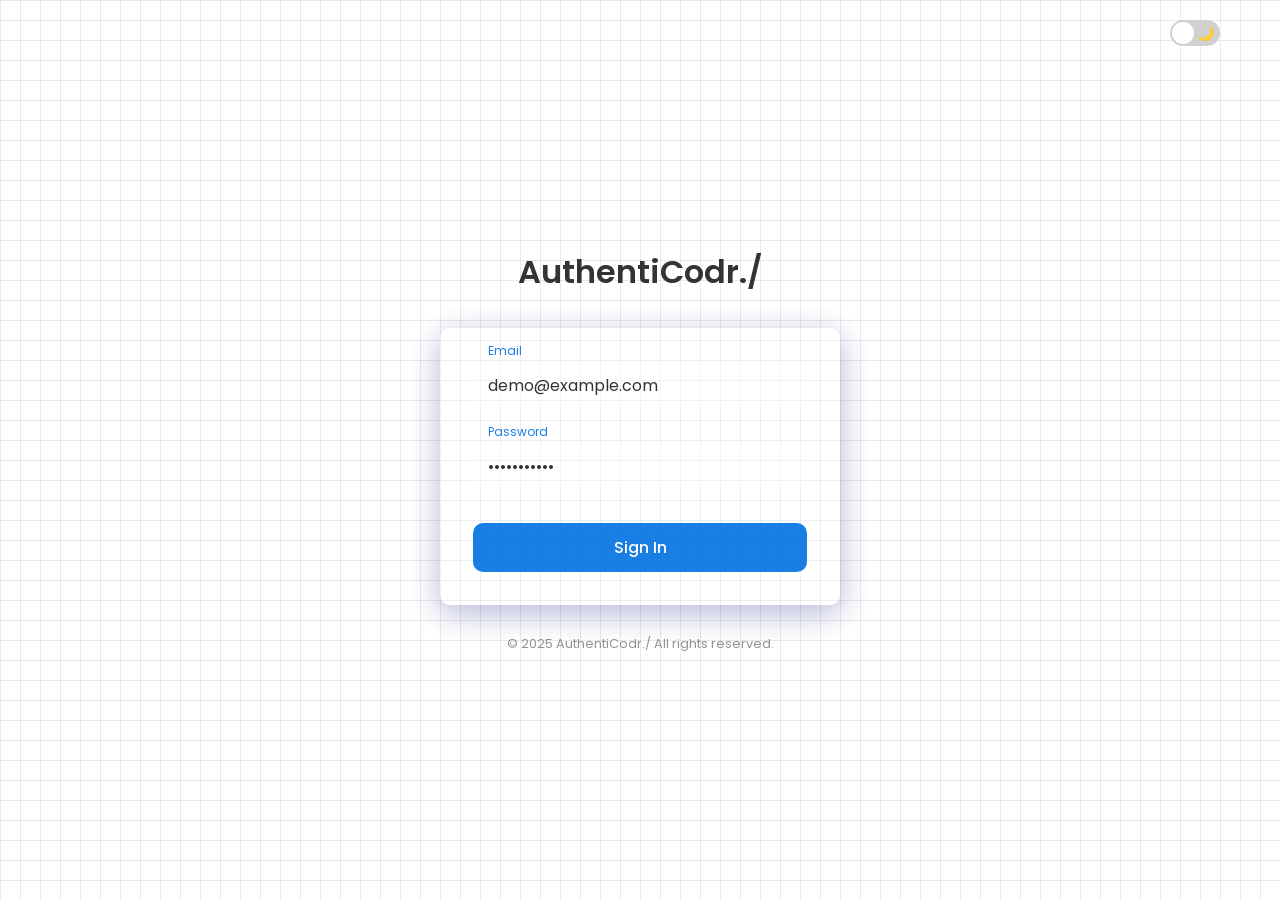
<file: index.html>
<!DOCTYPE html>
<html lang="en">
<head>
    <meta charset="UTF-8">
    <meta name="viewport" content="width=device-width, initial-scale=1.0">
    <title>AuthentiCodr.</title>
    <link rel="stylesheet" href="style.css">
    <link rel="preconnect" href="https://fonts.googleapis.com">
    <link rel="preconnect" href="https://fonts.gstatic.com" crossorigin>
    <link href="https://fonts.googleapis.com/css2?family=Poppins:wght@300;400;500;600;700&display=swap" rel="stylesheet">
</head>
<body class="light-mode">
    <div class="container">
        <div class="mode_toggle" id="mode_toggle">
            <span class="toggle_icon">☀️</span>
            <span class="toggle_icon">🌙</span>
        </div>
        
        <div class="auth_container" id="auth_container">
            <h1 class="logo">AuthentiCodr./</h1>
            
            <div class="glassmorphism" id="login_section">
                <form class="login_form" id="login_form">
                    <div class="input_group">
                        <input type="email" class="input_field" id="email_input" placeholder=" " required>
                        <label for="email_input" class="input_label">Email</label>
                    </div>
                    <div class="input_group">
                        <input type="password" class="input_field" id="password_input" placeholder=" " required>
                        <label for="password_input" class="input_label">Password</label>
                    </div>
                    <button type="submit" class="login_button" id="login_button">
                        <span>Sign In</span>
                    </button>
                </form>
            </div>
            
            <div class="glassmorphism auth_codes" id="auth_codes_section">
                <div class="code_card">
                    <div class="code_info">
                        <span class="code_service">Apple iCloud</span>
                        <span class="code_account">john.doe@icloud.com</span>
                    </div>
                    <div class="code_area">
                        <span class="code_digits">123 456</span>
                        <div class="timer">30</div>
                    </div>
                </div>
                
                <div class="code_card">
                    <div class="code_info">
                        <span class="code_service">Google</span>
                        <span class="code_account">john.doe@gmail.com</span>
                    </div>
                    <div class="code_area">
                        <span class="code_digits">789 012</span>
                        <div class="timer">30</div>
                    </div>
                </div>
                
                <div class="code_card">
                    <div class="code_info">
                        <span class="code_service">GitHub</span>
                        <span class="code_account">johndoe</span>
                    </div>
                    <div class="code_area">
                        <span class="code_digits">345 678</span>
                        <div class="timer">30</div>
                    </div>
                </div>
                
                <button class="add_button" id="add_button">+</button>
            </div>
        </div>
        
        <div class="footer">
            © 2025 AuthentiCodr./ All rights reserved.
        </div>
    </div>
    
    <div class="modal" id="add_account_modal">
        <div class="modal_content">
            <div class="modal_header">
                <h2 class="modal_title">Add Account</h2>
                <button class="close_button" id="close_modal">&times;</button>
            </div>
            
            <div class="qr_container">
                <div class="qr_code">
                    <svg width="180" height="180" viewBox="0 0 180 180">
                        <rect width="180" height="180" fill="#fff"/>
                        <g fill="#000">
                            <rect x="20" y="20" width="40" height="40"/>
                            <rect x="120" y="20" width="40" height="40"/>
                            <rect x="20" y="120" width="40" height="40"/>
                            <rect x="70" y="70" width="40" height="40"/>
                            <rect x="30" y="30" width="20" height="20" fill="#fff"/>
                            <rect x="130" y="30" width="20" height="20" fill="#fff"/>
                            <rect x="30" y="130" width="20" height="20" fill="#fff"/>
                            <rect x="70" y="20" width="10" height="10"/>
                            <rect x="90" y="20" width="10" height="10"/>
                            <rect x="20" y="70" width="10" height="10"/>
                            <rect x="20" y="90" width="10" height="10"/>
                            <rect x="120" y="70" width="10" height="10"/>
                            <rect x="140" y="70" width="10" height="10"/>
                            <rect x="70" y="120" width="10" height="10"/>
                            <rect x="90" y="120" width="10" height="10"/>
                            <rect x="120" y="90" width="10" height="10"/>
                            <rect x="140" y="90" width="10" height="10"/>
                        </g>
                    </svg>
                </div>
            </div>
            
            <p class="manual_entry">
                Can't scan the QR code? Enter this setup key manually:
            </p>
            <div class="setup_key">JBSWY3DPEHPK3PXP</div>
            
            <form class="add_account_form" id="add_account_form">
                <div class="input_group">
                    <input type="text" class="input_field" id="service_input" placeholder=" " required>
                    <label for="service_input" class="input_label">Service Name</label>
                </div>
                <div class="input_group">
                    <input type="text" class="input_field" id="account_input" placeholder=" " required>
                    <label for="account_input" class="input_label">Account or Email</label>
                </div>
                <div class="input_group">
                    <input type="text" class="input_field" id="key_input" placeholder=" " required>
                    <label for="key_input" class="input_label">Setup Key</label>
                </div>
                <button type="submit" class="add_account_button">Add Account</button>
            </form>
        </div>
    </div>
    
    <div class="notification" id="notification">Account added successfully!</div>
    <script src="script.js"></script>
</body>
</html>
</file>
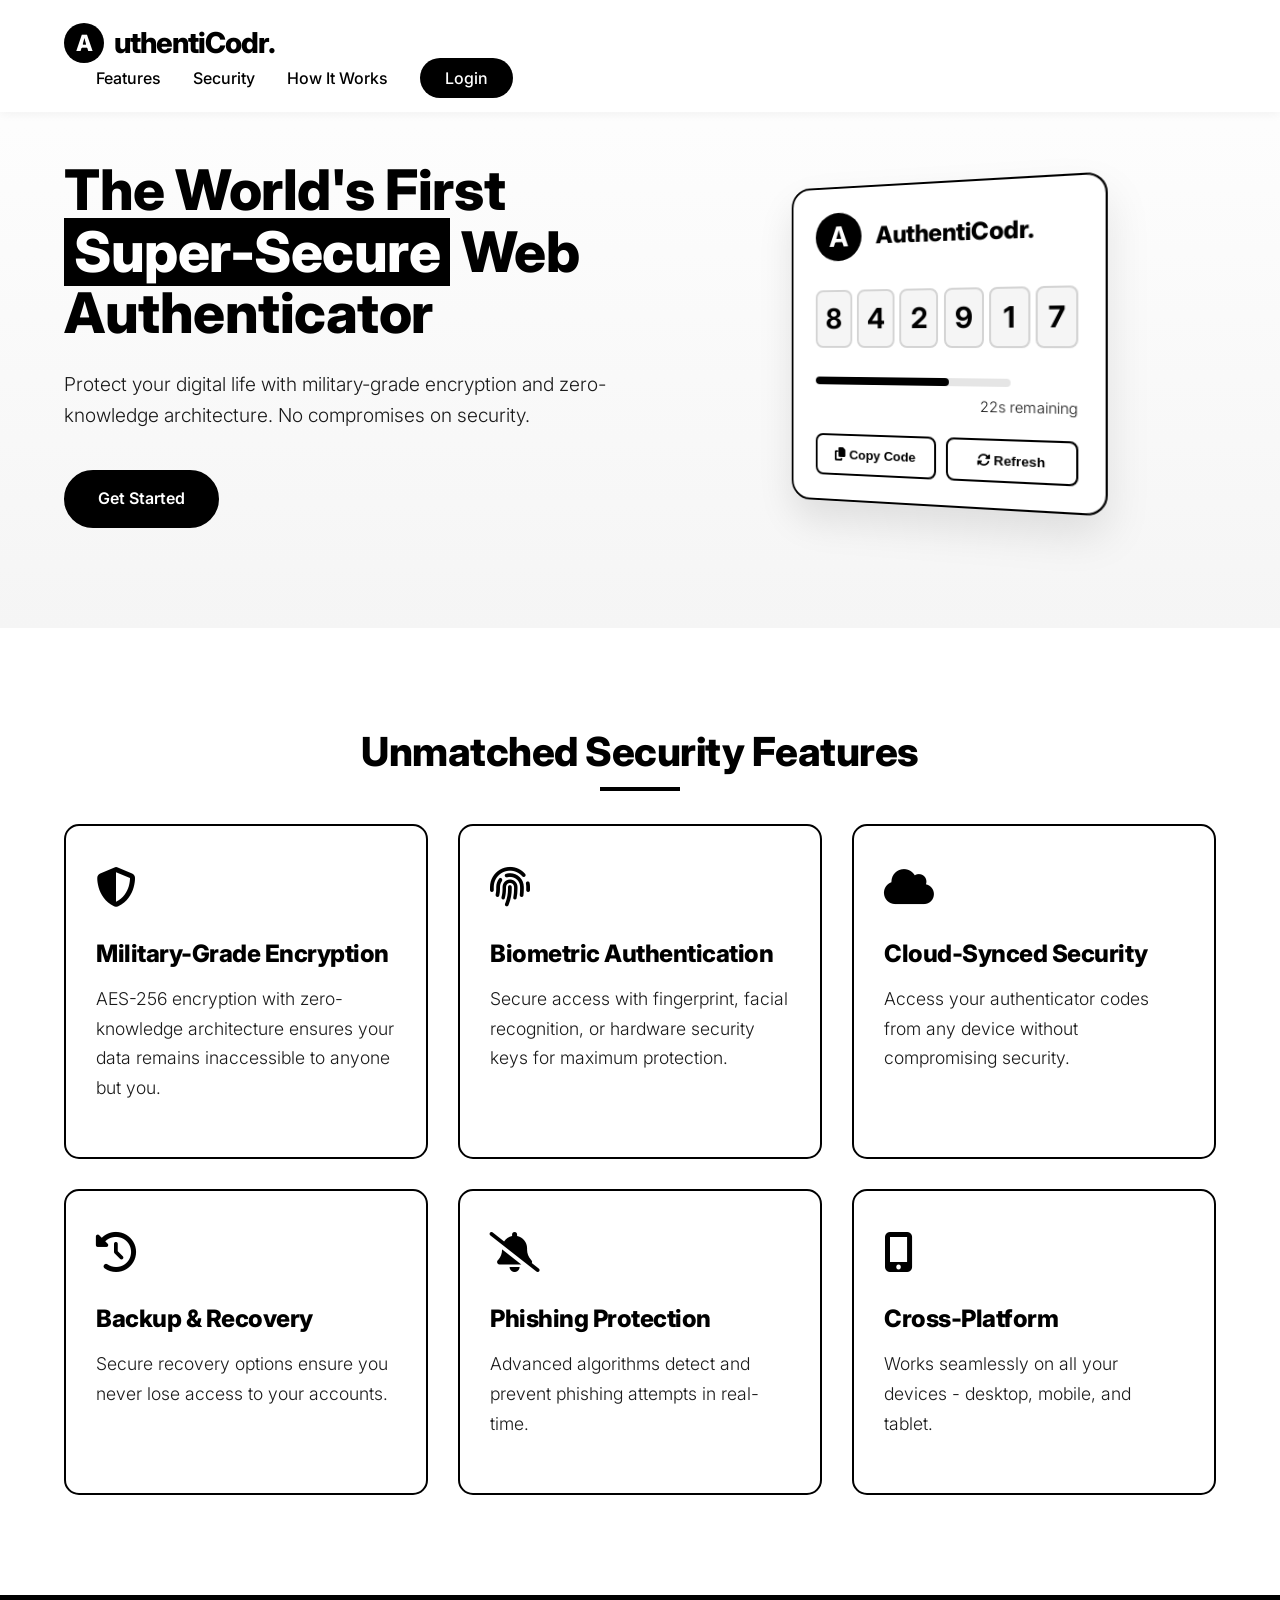
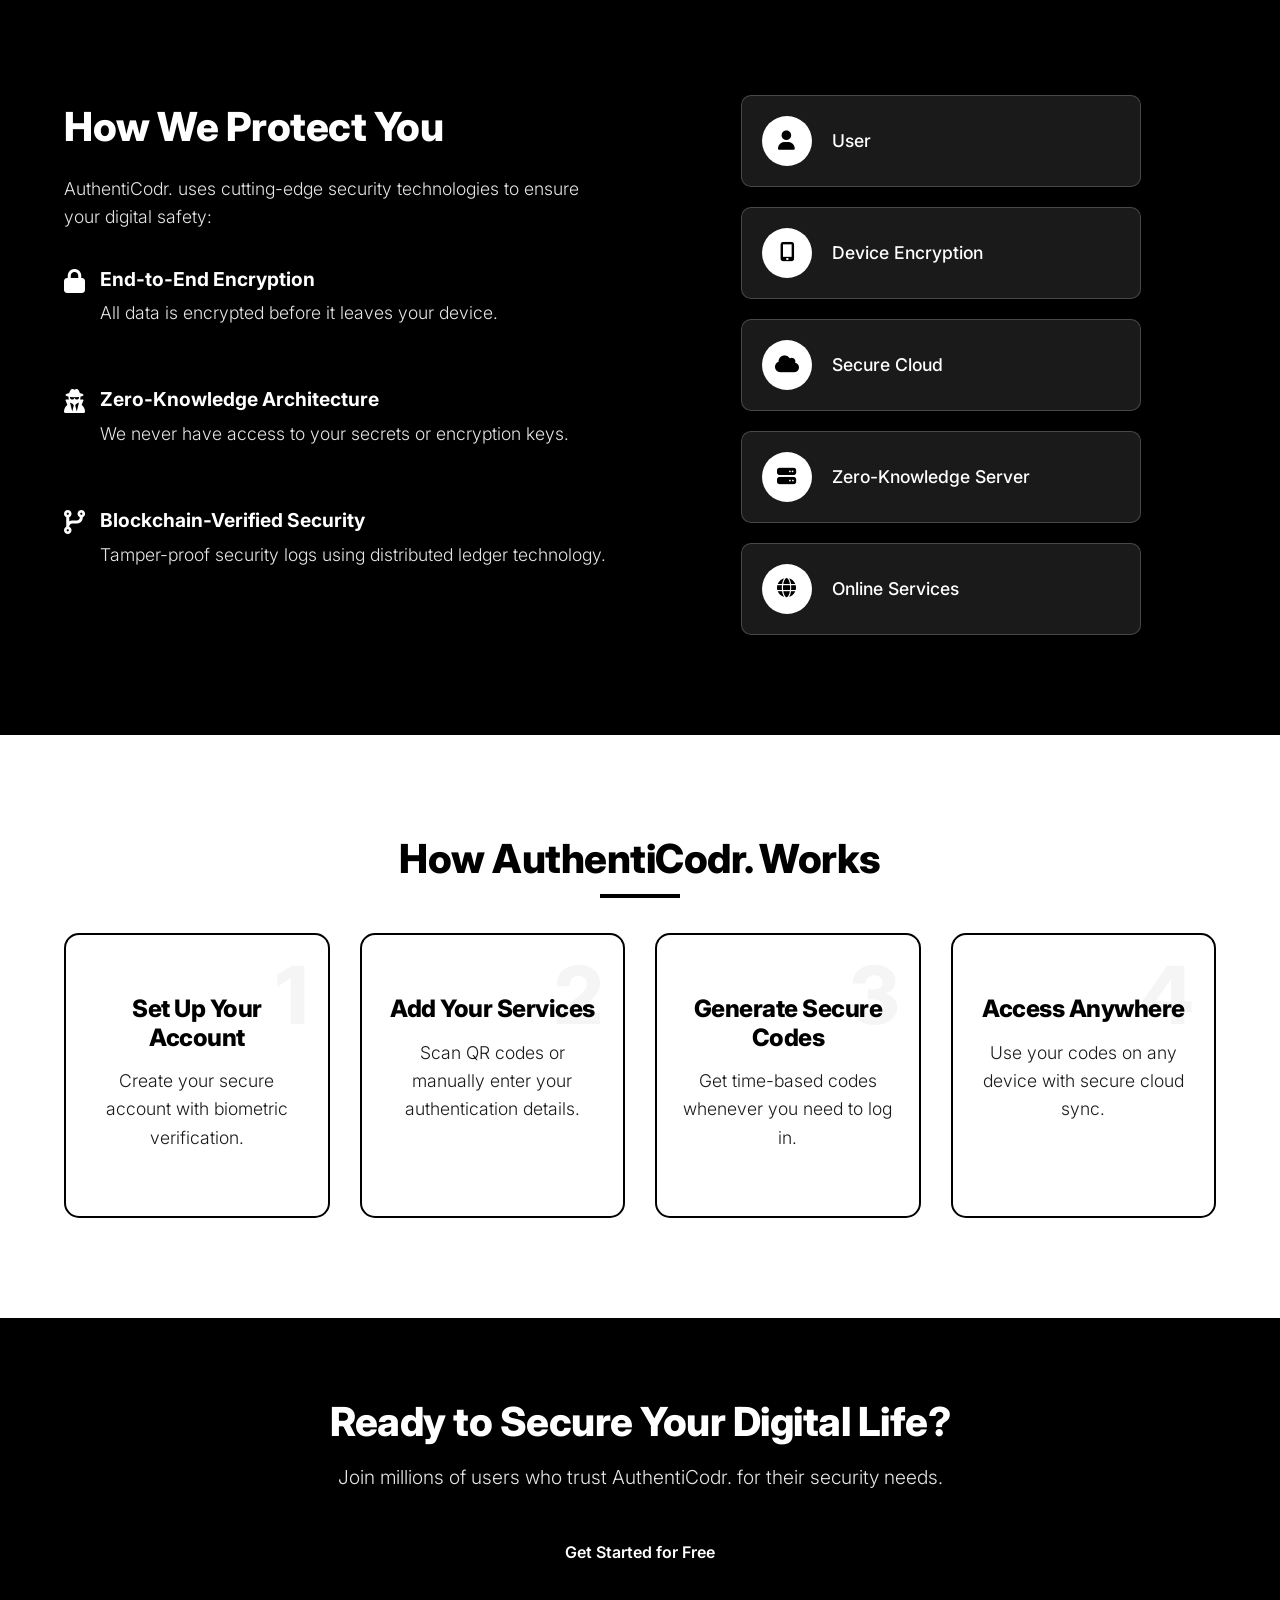
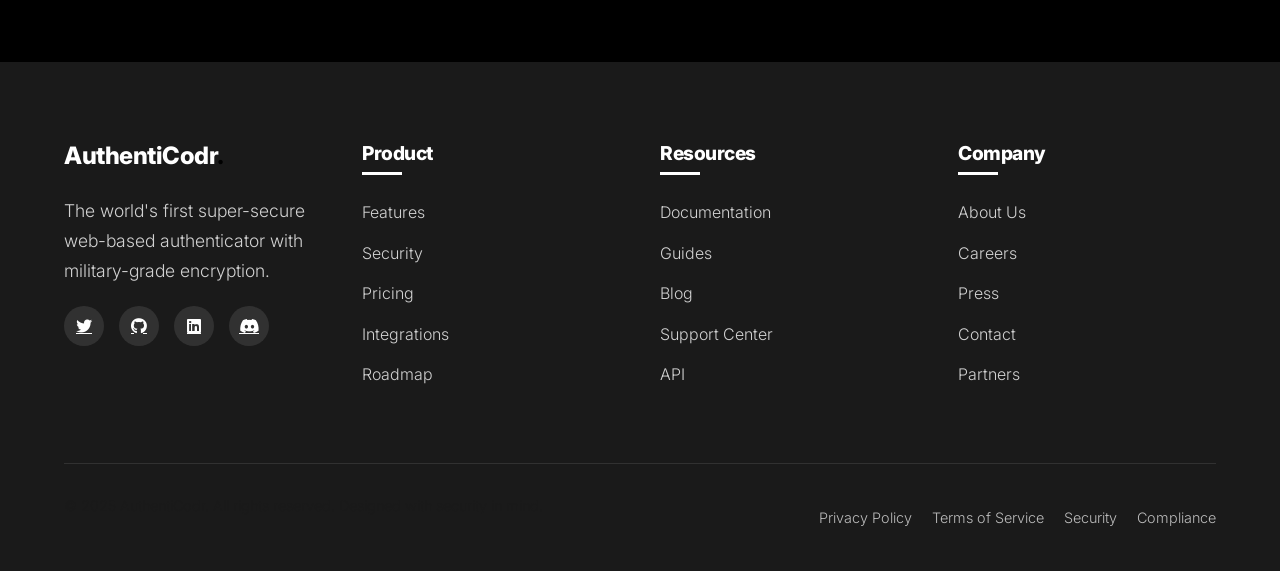
<file: main/frontpage/start.html>
<!DOCTYPE html>
<html lang="en">
<head>
    <meta charset="UTF-8">
    <meta name="viewport" content="width=device-width, initial-scale=1.0">
    <title>AuthentiCodr. | Super-Secure Web Authenticator</title>
    <link rel="stylesheet" href="start.css">
    <link rel="stylesheet" href="signinmodal.css">
    <link rel="stylesheet" href="https://cdnjs.cloudflare.com/ajax/libs/font-awesome/6.4.0/css/all.min.css">
    <link rel="preconnect" href="https://fonts.googleapis.com">
    <link rel="preconnect" href="https://fonts.gstatic.com" crossorigin>
    <link href="https://fonts.googleapis.com/css2?family=Inter:wght@300;400;500;600;700;800&display=swap" rel="stylesheet">
    <meta name="viewport" content="width=device-width, initial-scale=1.0, maximum-scale=1.0, user-scalable=no">
</head>
<body>
    <header>
        <div class="container">
            <a href="#" class="logo">
                <span>A</span>uthentiCodr<span class="dot">.</span>
            </a>
            <div class="menu-toggle" id="menuToggle">
                <i class="fas fa-bars"></i>
            </div>
            <nav>
                <ul id="menu">
                    <li><a href="#features">Features</a></li>
                    <li><a href="#security">Security</a></li>
                    <li><a href="#how-it-works">How It Works</a></li>
                    <li class="login-btn"><a href="#" id="loginBtnHeader">Login</a></li>
                </ul>
            </nav>
        </div>
    </header>

    <section class="hero">
        <div class="container">
            <div class="hero-content">
                <h1>The World's First <span>Super-Secure</span> Web Authenticator</h1>
                <p>Protect your digital life with military-grade encryption and zero-knowledge architecture. No compromises on security.</p>
                <div class="hero-buttons">
                    <a href="#" class="btn primary" id="getStartedBtn">Get Started</a>
                </div>
            </div>
            <div class="hero-image">
                <div class="card-wrapper">
                    <div class="authenticator-card">
                        <div class="auth-header">
                            <div class="auth-logo">
                                <span>A</span>
                            </div>
                            <h3>AuthentiCodr<span class="dot">.</span></h3>
                        </div>
                        <div class="auth-code">
                            <span>8</span>
                            <span>4</span>
                            <span>2</span>
                            <span>9</span>
                            <span>1</span>
                            <span>7</span>
                        </div>
                        <div class="auth-timer">
                            <div class="timer-bar"></div>
                            <div class="timer-text">23s remaining</div>
                        </div>
                        <div class="auth-actions">
                            <button><i class="fas fa-copy"></i> Copy Code</button>
                            <button><i class="fas fa-sync-alt"></i> Refresh</button>
                        </div>
                    </div>
                </div>
            </div>
        </div>
    </section>

    <section class="features" id="features">
        <div class="container">
            <h2 class="section-title">Unmatched Security Features</h2>
            <div class="features-grid">
                <div class="feature-card">
                    <div class="feature-icon">
                        <i class="fas fa-shield-alt"></i>
                    </div>
                    <h3>Military-Grade Encryption</h3>
                    <p>AES-256 encryption with zero-knowledge architecture ensures your data remains inaccessible to anyone but you.</p>
                </div>
                <div class="feature-card">
                    <div class="feature-icon">
                        <i class="fas fa-fingerprint"></i>
                    </div>
                    <h3>Biometric Authentication</h3>
                    <p>Secure access with fingerprint, facial recognition, or hardware security keys for maximum protection.</p>
                </div>
                <div class="feature-card">
                    <div class="feature-icon">
                        <i class="fas fa-cloud"></i>
                    </div>
                    <h3>Cloud-Synced Security</h3>
                    <p>Access your authenticator codes from any device without compromising security.</p>
                </div>
                <div class="feature-card">
                    <div class="feature-icon">
                        <i class="fas fa-history"></i>
                    </div>
                    <h3>Backup & Recovery</h3>
                    <p>Secure recovery options ensure you never lose access to your accounts.</p>
                </div>
                <div class="feature-card">
                    <div class="feature-icon">
                        <i class="fas fa-bell-slash"></i>
                    </div>
                    <h3>Phishing Protection</h3>
                    <p>Advanced algorithms detect and prevent phishing attempts in real-time.</p>
                </div>
                <div class="feature-card">
                    <div class="feature-icon">
                        <i class="fas fa-mobile-alt"></i>
                    </div>
                    <h3>Cross-Platform</h3>
                    <p>Works seamlessly on all your devices - desktop, mobile, and tablet.</p>
                </div>
            </div>
        </div>
    </section>

    <section class="security" id="security">
        <div class="container">
            <div class="security-content">
                <h2>How We Protect You</h2>
                <p>AuthentiCodr. uses cutting-edge security technologies to ensure your digital safety:</p>
                <ul class="security-list">
                    <li>
                        <i class="fas fa-lock"></i>
                        <div>
                            <strong>End-to-End Encryption</strong>
                            <p>All data is encrypted before it leaves your device.</p>
                        </div>
                    </li>
                    <li>
                        <i class="fas fa-user-secret"></i>
                        <div>
                            <strong>Zero-Knowledge Architecture</strong>
                            <p>We never have access to your secrets or encryption keys.</p>
                        </div>
                    </li>
                    <li>
                        <i class="fas fa-code-branch"></i>
                        <div>
                            <strong>Blockchain-Verified Security</strong>
                            <p>Tamper-proof security logs using distributed ledger technology.</p>
                        </div>
                    </li>
                </ul>
            </div>
            <div class="security-visual">
                <div class="security-layers">
                    <div class="layer">
                        <div class="layer-icon"><i class="fas fa-user"></i></div>
                        <div class="layer-name">User</div>
                    </div>
                    <div class="layer">
                        <div class="layer-icon"><i class="fas fa-mobile-alt"></i></div>
                        <div class="layer-name">Device Encryption</div>
                    </div>
                    <div class="layer">
                        <div class="layer-icon"><i class="fas fa-cloud"></i></div>
                        <div class="layer-name">Secure Cloud</div>
                    </div>
                    <div class="layer">
                        <div class="layer-icon"><i class="fas fa-server"></i></div>
                        <div class="layer-name">Zero-Knowledge Server</div>
                    </div>
                    <div class="layer">
                        <div class="layer-icon"><i class="fas fa-globe"></i></div>
                        <div class="layer-name">Online Services</div>
                    </div>
                </div>
            </div>
        </div>
    </section>

    <section class="how-it-works" id="how-it-works">
        <div class="container">
            <h2 class="section-title">How AuthentiCodr. Works</h2>
            <div class="steps">
                <div class="step">
                    <div class="step-number">1</div>
                    <h3>Set Up Your Account</h3>
                    <p>Create your secure account with biometric verification.</p>
                </div>
                <div class="step">
                    <div class="step-number">2</div>
                    <h3>Add Your Services</h3>
                    <p>Scan QR codes or manually enter your authentication details.</p>
                </div>
                <div class="step">
                    <div class="step-number">3</div>
                    <h3>Generate Secure Codes</h3>
                    <p>Get time-based codes whenever you need to log in.</p>
                </div>
                <div class="step">
                    <div class="step-number">4</div>
                    <h3>Access Anywhere</h3>
                    <p>Use your codes on any device with secure cloud sync.</p>
                </div>
            </div>
        </div>
    </section>

<section class="cta">
    <div class="container">
        <h2>Ready to Secure Your Digital Life?</h2>
        <p>Join millions of users who trust AuthentiCodr. for their security needs.</p>
        <a href="#" class="btn primary" id="ctaGetStarted">Get Started for Free</a>
    </div>
</section>
    <div class="auth-modal" id="loginModal">
    <div class="modal-content">
        <div class="modal-header">
            <span class="close-modal">&times;</span>
            <h2>Login to Your Account</h2>
        </div>
        <div class="modal-scrollable">
            <form id="loginForm">
                <div class="form-group">
                    <label for="loginIdentifier">Email or Phone</label>
                    <input type="text" id="loginIdentifier" required>
                </div>
                <div class="form-group">
                    <label for="loginPassword">Password</label>
                    <input type="password" id="loginPassword" required>
                </div>
                <button type="submit" class="btn primary">Login</button>
            </form>
        </div>
        <p class="modal-footer">
            Don't have an account? <a href="#" id="showSignup">Sign Up</a>
        </p>
    </div>
</div>

    <div class="auth-modal" id="signupModal">
    <span class="close-modal">&times;</span>
    <div class="modal-content">
        <div class="modal-header">
            <h2>Create an Account</h2>
        </div>
        <div class="modal-scrollable">
            <form id="signupForm">
                <div class="form-group">
                    <label for="signupName">Full Name</label>
                    <input type="text" id="signupName" required>
                </div>
            
                <div class="identifier-toggle">
                    <button type="button" class="toggle-btn active" data-type="email">Email</button>
                    <button type="button" class="toggle-btn" data-type="phone">Phone</button>
                </div>
            
                <div class="form-group identifier-group" id="emailGroup">
                    <label for="signupEmail">Email</label>
                    <input type="email" id="signupEmail" required>
                </div>

                <div class="form-group identifier-group" id="phoneGroup" style="display: none;">
                    <label for="signupPhone">Phone Number</label>
                    <input type="tel" id="signupPhone" placeholder="e.g. +1 (555) 123-4567">
                </div>
            
                <div class="form-group">
                    <label for="signupPassword">Password</label>
                    <input type="password" id="signupPassword" required>
                    <div class="password-rules">
                        <p>Password must contain:</p>
                        <ul>
                            <li id="rule-uppercase">At least 1 uppercase letter</li>
                            <li id="rule-numbers">At least 3 numbers</li>
                            <li id="rule-special">At least 2 special characters</li>
                            <li id="rule-name">Not contain your name</li>
                        </ul>
                    </div>
                </div>
            
                <div class="form-group">
                    <label for="signupConfirmPassword">Confirm Password</label>
                    <input type="password" id="signupConfirmPassword" required>
                </div>
            
                <div class="form-group">
                    <label for="secretPassphrase">Secret Passphrase</label>
                    <input type="text" id="secretPassphrase" required>
                    <div class="passphrase-warning">
                        <i class="fas fa-exclamation-triangle"></i>
                        <p>This passphrase will be shown only once. Please copy and save it in a secure location. You'll need it to change your account details.</p>
                    </div>
                </div>
            
                <button type="submit" class="btn primary">Create Account</button>
            </form>
        </div>
        <p class="modal-footer">
            Already have an account? <a href="#" id="showLogin">Login</a>
        </p>
    </div>
</div>

    <div class="auth-modal" id="passphraseModal">
    <div class="modal-content">
        <div class="modal-header">
            <span class="close-modal">&times;</span>
            <h2>Secret Passphrase Confirmation</h2>
        </div>
        <div class="modal-scrollable">
            <div class="passphrase-confirmation">
                <i class="fas fa-shield-alt"></i>
                <p>Your secret passphrase has been set. Please copy it now as it will not be shown again.</p>
                <div class="passphrase-display">
                    <span id="passphraseDisplay"></span>
                    <button id="copyPassphrase" class="btn primary">
                        <i class="fas fa-copy"></i> Copy to Clipboard
                    </button>
                </div>
                <p class="warning-text">
                    <i class="fas fa-exclamation-circle"></i> Store this passphrase in a secure location. You'll need it to change your account details.
                </p>
                <button id="confirmPassphrase" class="btn secondary">I've Saved My Passphrase</button>
            </div>
        </div>
    </div>
</div>
    
<div class="auth-modal" id="codeVerificationModal">
    <span class="close-modal">&times;</span>
    <div class="modal-content">
        <div class="modal-header">
            <h2>Verify Your Identity</h2>
        </div>
        <div class="modal-scrollable">
            <p>We've sent a verification code to your registered email/phone.</p>
            
            <form id="codeVerificationForm">
                <div class="form-group">
                    <label for="verificationCode">Verification Code</label>
                    <input type="text" id="verificationCode" required placeholder="6-digit code">
                </div>
                <button type="submit" class="btn primary">Verify</button>
            </form>
        </div>
    </div>
</div>

<div class="auth-modal" id="passphraseVerificationModal">
    <span class="close-modal">&times;</span>
    <div class="modal-content">
        <div class="modal-header">
            <h2>Device Verification</h2>
        </div>
        <div class="modal-scrollable">
            <div class="device-warning">
                <i class="fas fa-exclamation-circle"></i>
                <p>This is a new device. For security, please enter your secret passphrase.</p>
            </div>
            
            <form id="passphraseVerificationForm">
                <div class="form-group">
                    <label for="passphraseInput">Secret Passphrase</label>
                    <input type="password" id="passphraseInput" required>
                </div>
                
                <button type="submit" class="btn primary">Verify</button>
            </form>
        </div>
    </div>
</div>


    <footer>
        <div class="container">
            <div class="footer-grid">
                <div class="footer-col">
                    <h3>AuthentiCodr<span class="dot">.</span></h3>
                    <p>The world's first super-secure web-based authenticator with military-grade encryption.</p>
                    <div class="social-links">
                        <a href="#"><i class="fab fa-twitter"></i></a>
                        <a href="#"><i class="fab fa-github"></i></a>
                        <a href="#"><i class="fab fa-linkedin"></i></a>
                        <a href="#"><i class="fab fa-discord"></i></a>
                    </div>
                </div>
                <div class="footer-col">
                    <h4>Product</h4>
                    <ul>
                        <li><a href="#">Features</a></li>
                        <li><a href="#">Security</a></li>
                        <li><a href="#">Pricing</a></li>
                        <li><a href="#">Integrations</a></li>
                        <li><a href="#">Roadmap</a></li>
                    </ul>
                </div>
                <div class="footer-col">
                    <h4>Resources</h4>
                    <ul>
                        <li><a href="#">Documentation</a></li>
                        <li><a href="#">Guides</a></li>
                        <li><a href="#">Blog</a></li>
                        <li><a href="#">Support Center</a></li>
                        <li><a href="#">API</a></li>
                    </ul>
                </div>
                <div class="footer-col">
                    <h4>Company</h4>
                    <ul>
                        <li><a href="#">About Us</a></li>
                        <li><a href="#">Careers</a></li>
                        <li><a href="#">Press</a></li>
                        <li><a href="#">Contact</a></li>
                        <li><a href="#">Partners</a></li>
                    </ul>
                </div>
            </div>
            <div class="footer-bottom">
                <p>&copy; 2025 AuthentiCodr. All rights reserved. Designed with security in mind.</p>
                <div class="legal-links">
                    <a href="#">Privacy Policy</a>
                    <a href="#">Terms of Service</a>
                    <a href="#">Security</a>
                    <a href="#">Compliance</a>
                </div>
            </div>
        </div>
    </footer>

    <script src="start.js"></script>
    <script src="signin.js"></script>
</body>
</html>
</file>
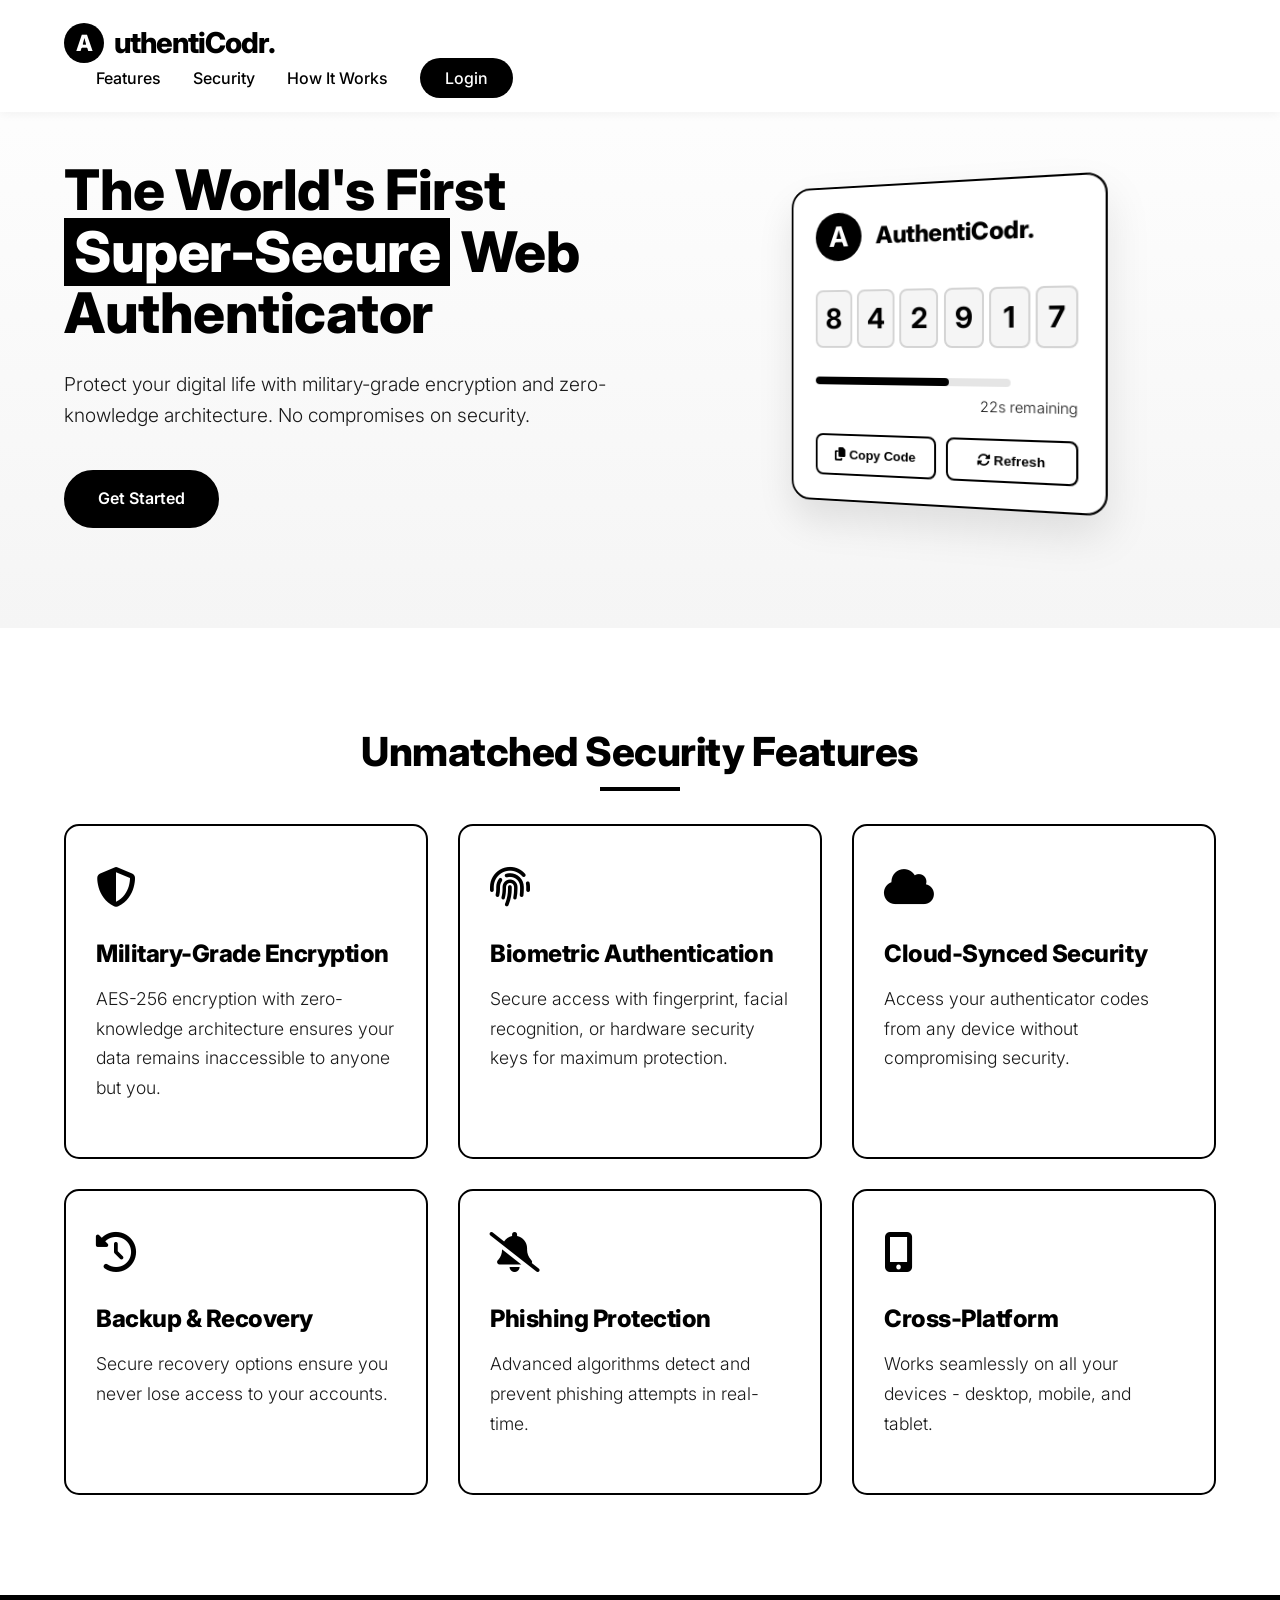
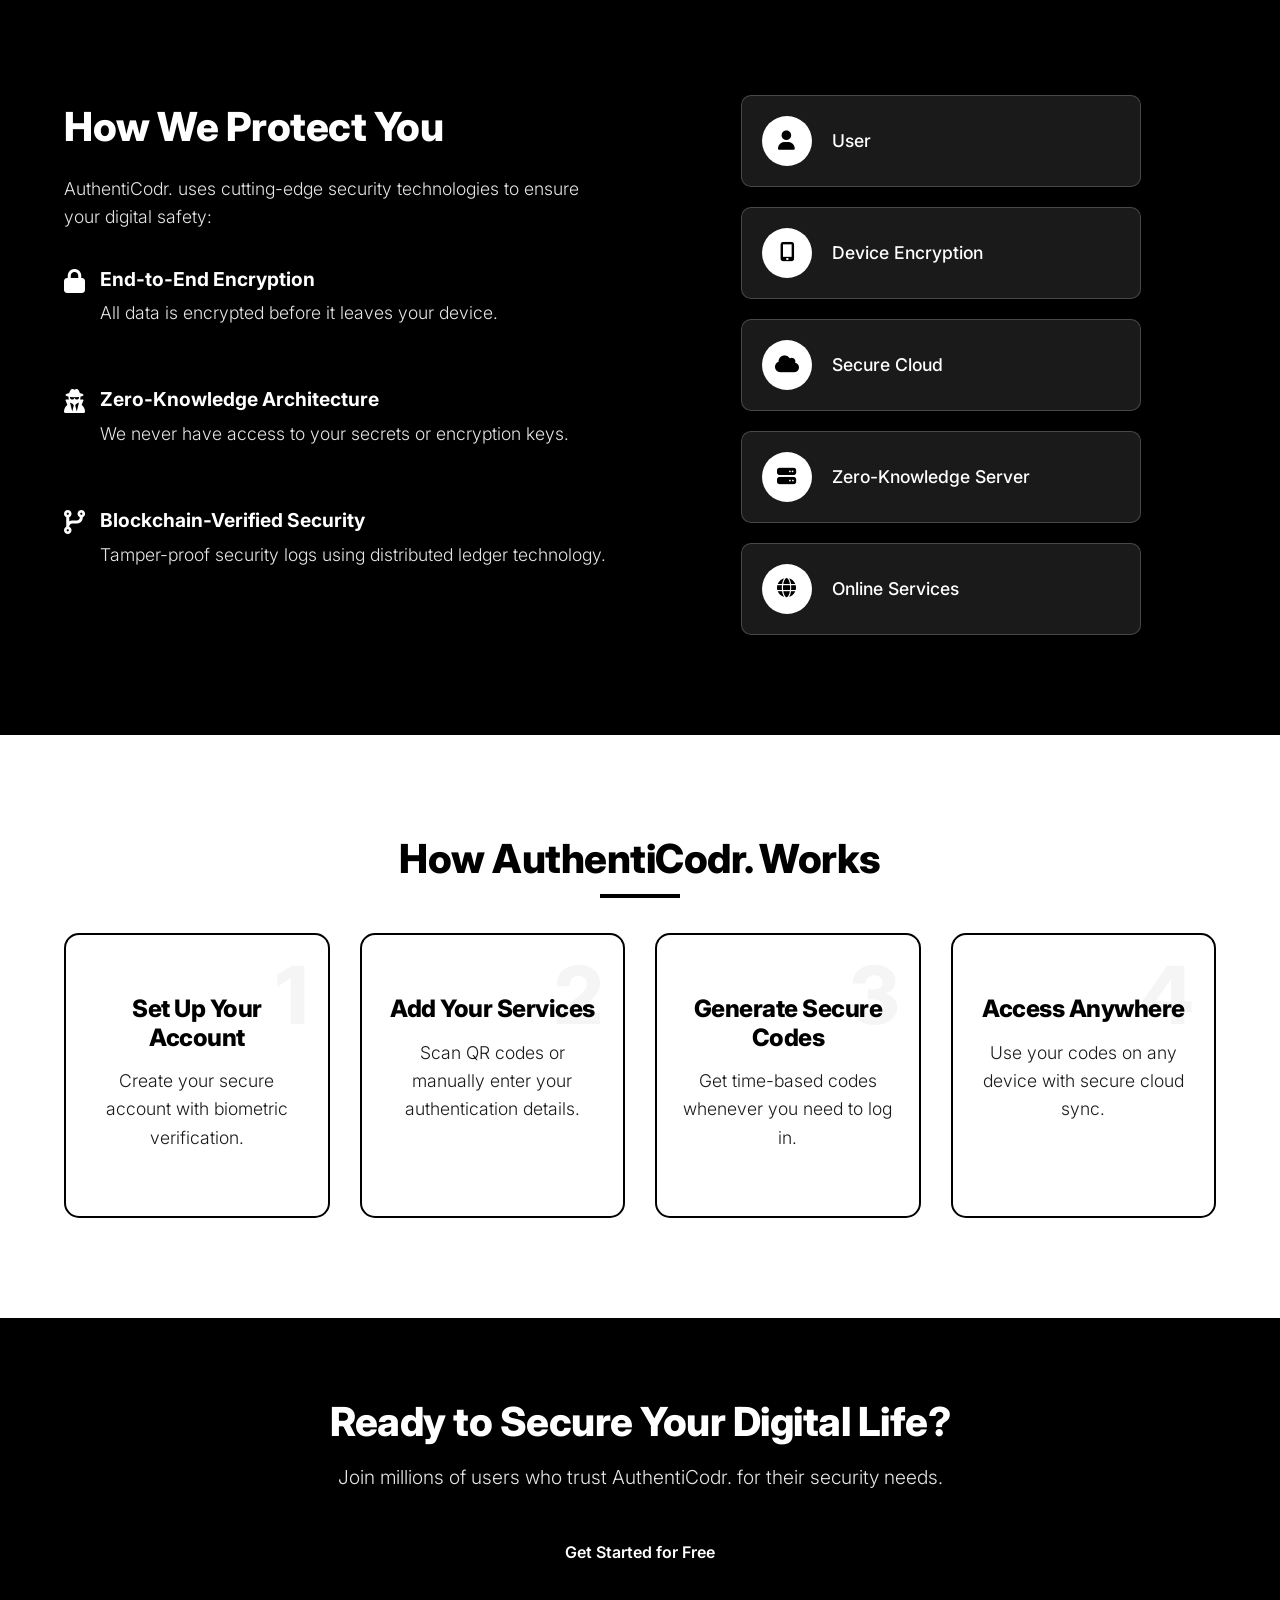
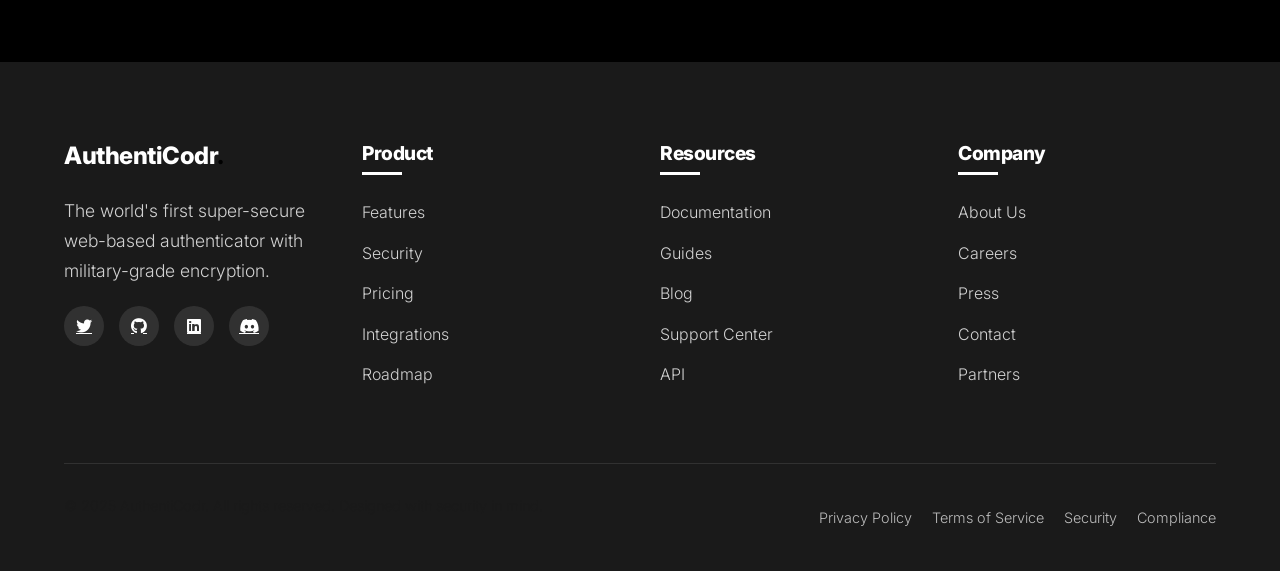
<file: main/main/main.html>
<!DOCTYPE html>
<html lang="en">
<head>
    <meta charset="UTF-8">
    <meta name="viewport" content="width=device-width, initial-scale=1.0">
    <title>AuthentiCodr. | Authenticator</title>
    <link rel="stylesheet" href="main.css">
    <link rel="stylesheet" href="https://cdnjs.cloudflare.com/ajax/libs/font-awesome/6.4.0/css/all.min.css">
    <link href="https://fonts.googleapis.com/css2?family=Inter:wght@300;400;500;600;700;800&display=swap" rel="stylesheet">
    <script>
        if (localStorage.getItem('isAuthenticated') !== 'true') {
            window.location.href = '../frontpage/start.html';
        }
    </script>
</head>
<body>
    <header>
        <div class="container">
            <a class="logo">
                <span>A</span>uthentiCodr<span class="dot">.</span>
            </a>
            <div class="header-actions">
                <button class="add-account-btn" id="addAccountBtn">
                    <i class="fas fa-plus"></i> Add Account
                </button>
                <button class="logout-btn" id="logoutBtn">
                    <i class="fas fa-sign-out-alt"></i> Logout
                </button>
            </div>
        </div>
    </header>

    <main class="main-content">
        <div class="container">
            <h1 class="section-title">Your Authenticator Accounts</h1>
            
            <div class="accounts-container" id="accountsContainer"></div>
            
            <div class="add-account-modal" id="addAccountModal">
                <div class="modal-content">
                    <span class="close-modal" id="closeAccountModal">&times;</span>
                    <h2>Add New Account</h2>
                    <form id="addAccountForm">
                        <div class="form-group">
                            <label for="accountName">Account Name</label>
                            <input type="text" id="accountName" placeholder="e.g., Personal Gmail" required>
                        </div>
                        <div class="form-group">
                            <label for="accountType">Account Type</label>
                            <select id="accountType">
                                <option value="google">Google</option>
                                <option value="facebook">Facebook</option>
                                <option value="github">GitHub</option>
                                <option value="amazon">Amazon</option>
                                <option value="microsoft">Microsoft</option>
                                <option value="other">Other</option>
                            </select>
                        </div>
                        <div class="form-group">
                            <label for="secretKey">Secret Key</label>
                            <input type="text" id="secretKey" placeholder="Enter your secret key" required>
                            <p class="help-text">Get this from your account's 2FA setup page</p>
                        </div>
                        <button type="submit" class="btn primary">Add Account</button>
                    </form>
                </div>
            </div>
            
            <div class="security-info">
                <div class="info-card">
                    <i class="fas fa-shield-alt"></i>
                    <h3>Military-Grade Encryption</h3>
                    <p>Your codes are protected with AES-256 encryption</p>
                </div>
                <div class="info-card">
                    <i class="fas fa-cloud"></i>
                    <h3>Secure Cloud Backup</h3>
                    <p>Access your codes from any device</p>
                </div>
            </div>
        </div>
    </main>

    <footer>
        <div class="container">
            <div class="footer-content">
                <p>&copy; 2025 AuthentiCodr. All rights reserved.</p>
                <div class="footer-links">
                    <a href="#"><i class="fas fa-shield-alt"></i> Security</a>
                    <a href="#"><i class="fas fa-question-circle"></i> Support</a>
                </div>
            </div>
        </div>
    </footer>

    <script src="accounts.js"></script>
    <script src="main.js"></script>
</body>
</html>
</file>
<file: style.css>
:root {
    --primary-color: #0071e3;
    --secondary-color: #86c1fd;
    --success-color: #34c759;
    --text-color-light: #1d1d1f;
    --text-color-dark: #f5f5f7;
    --bg-color-light: #ffffff;
    --bg-color-dark: #000000;
    --transition-speed: 0.4s;
    --blur-amount: 20px;
}

* {
    margin: 0;
    padding: 0;
    box-sizing: border-box;
    font-family: 'Poppins', sans-serif;
}

body {
    min-height: 100vh;
    display: flex;
    justify-content: center;
    align-items: center;
    transition: background-color var(--transition-speed) ease;
}

body.light-mode {
    background-color: var(--bg-color-light);
    opacity: 0.9;
    background-image: linear-gradient(#00000015 1px, transparent 1px), linear-gradient(to right, #00000015 1px, #ffffff 1px);
    background-size: 20px 20px;
    color: var(--text-color-light);
}

body.dark-mode {
    background-color: var(--bg-color-dark);
    opacity: 0.9;
    background-image: linear-gradient(#ffffff15 1px, transparent 1px), linear-gradient(to right, #ffffff15 1px, #000000 1px);
    background-size: 20px 20px;
    color: var(--text-color-dark);
}

.container {
    width: 100%;
    max-width: 1200px;
    padding: 0 20px;
    margin: 0 auto;
    display: flex;
    flex-direction: column;
    align-items: center;
    justify-content: center;
    min-height: 100vh;
    position: relative;
    z-index: 10;
}

.logo {
    font-size: 2rem;
    font-weight: 600;
    margin-bottom: 2rem;
    transition: color var(--transition-speed) ease;
    text-align: center;
}

.auth_container {
    width: 100%;
    max-width: 400px;
    display: flex;
    flex-direction: column;
    justify-content: center;
    align-items: center;
    z-index: 20;
}

.glassmorphism {
    background: rgba(255, 255, 255, 0.25);
    box-shadow: 0 8px 32px 0 rgba(31, 38, 135, 0.37);
    backdrop-filter: blur(20px);
    -webkit-backdrop-filter: blur(20px);
    border-radius: 10px;
    border: 1px solid rgba(255, 255, 255, 0.18);
    width: 100%;
    padding: 2rem;
    transition: all var(--transition-speed) ease;
}

.dark-mode .glassmorphism {
    background: rgba(0, 0, 0, 0.2);
    border: 1px solid rgba(255, 255, 255, 0.08);
}

.mode_toggle {
    position: absolute;
    top: 20px;
    right: 20px;
    cursor: pointer;
    width: 50px;
    height: 26px;
    background-color: #ccc;
    border-radius: 26px;
    transition: all var(--transition-speed) ease;
    display: flex;
    align-items: center;
    justify-content: space-between;
    padding: 0 6px;
    z-index: 100;
}

.mode_toggle::before {
    content: '';
    position: absolute;
    left: 2px;
    top: 2px;
    width: 22px;
    height: 22px;
    background-color: white;
    border-radius: 50%;
    transition: transform var(--transition-speed) ease;
    z-index: 1;
}

.dark-mode .mode_toggle {
    background-color: #333;
}

.dark-mode .mode_toggle::before {
    transform: translateX(24px);
}

.mode_toggle .toggle_icon {
    font-size: 14px;
    z-index: 0;
}

.login_form {
    display: flex;
    flex-direction: column;
    width: 100%;
    gap: 1rem;
}

.input_group {
    position: relative;
    margin-bottom: 1rem;
}

.input_field {
    width: 100%;
    padding: 12px 15px;
    border: none;
    border-radius: 10px;
    background-color: rgba(255, 255, 255, 0.2);
    color: inherit;
    outline: none;
    font-size: 16px;
    transition: all var(--transition-speed) ease;
    backdrop-filter: blur(5px);
    -webkit-backdrop-filter: blur(5px);
}

.dark-mode .input_field {
    background-color: rgba(30, 30, 30, 0.4);
    color: white;
}

.input_field:focus {
    box-shadow: 0 0 0 2px var(--primary-color);
    background-color: rgba(255, 255, 255, 0.25);
}

.dark-mode .input_field:focus {
    background-color: rgba(30, 30, 30, 0.5);
}

.input_label {
    position: absolute;
    left: 15px;
    top: 50%;
    transform: translateY(-50%);
    font-size: 16px;
    color: #999;
    pointer-events: none;
    transition: all var(--transition-speed) ease;
}

.input_field:focus ~ .input_label,
.input_field:not(:placeholder-shown) ~ .input_label {
    top: -10px;
    left: 10px;
    font-size: 12px;
    background: transparent;
    padding: 0 5px;
    color: var(--primary-color);
}

.login_button {
    padding: 12px;
    border: none;
    border-radius: 10px;
    background-color: var(--primary-color);
    color: white;
    font-size: 16px;
    font-weight: 500;
    cursor: pointer;
    transition: all var(--transition-speed) ease;
    display: flex;
    justify-content: center;
    align-items: center;
    gap: 8px;
}

.login_button:hover {
    background-color: var(--secondary-color);
}

.login_button:active {
    transform: scale(0.98);
}

.auth_codes {
    display: none;
    width: 100%;
    padding: 20px;
    flex-direction: column;
    gap: 20px;
    animation: fadeIn var(--transition-speed) ease;
    position: relative;
    z-index: 30;
}

@keyframes fadeIn {
    from {
        opacity: 0;
        transform: translateY(20px);
    }
    to {
        opacity: 1;
        transform: translateY(0);
    }
}

.code_card {
    display: flex;
    justify-content: space-between;
    align-items: center;
    padding: 15px;
    background: rgba(255, 255, 255, 0.25);
    box-shadow: 0 8px 32px 0 rgba(31, 38, 135, 0.37);
    backdrop-filter: blur(20px);
    -webkit-backdrop-filter: blur(20px);
    border-radius: 10px;
    border: 1px solid rgba(255, 255, 255, 0.18);
    transition: transform var(--transition-speed) ease;
    animation: slideIn var(--transition-speed) ease;
}

.dark-mode .code_card {
    background: rgba(30, 30, 30, 0.3);
}

@keyframes slideIn {
    from {
        opacity: 0;
        transform: translateX(-20px);
    }
    to {
        opacity: 1;
        transform: translateX(0);
    }
}

.code_card:hover {
    transform: translateY(-5px);
    box-shadow: 0 10px 20px rgba(0, 0, 0, 0.1);
}

.code_info {
    display: flex;
    flex-direction: column;
}

.code_service {
    font-weight: 600;
    font-size: 1.1rem;
}

.code_account {
    font-size: 0.8rem;
    color: #888;
}

.dark-mode .code_account {
    color: #ccc;
}

.code_digits {
    font-size: 1.2rem;
    font-weight: 700;
    letter-spacing: 2px;
}

.timer {
    width: 30px;
    height: 30px;
    border-radius: 50%;
    display: flex;
    justify-content: center;
    align-items: center;
    font-size: 0.8rem;
    font-weight: 600;
    background: linear-gradient(to right, var(--primary-color), var(--secondary-color));
    color: white;
    margin-left: 10px;
    transition: background var(--transition-speed) ease;
}

.code_area {
    display: flex;
    align-items: center;
}

.add_button {
    width: 50px;
    height: 50px;
    border-radius: 50%;
    background-color: var(--primary-color);
    color: white;
    border: none;
    font-size: 24px;
    cursor: pointer;
    display: flex;
    justify-content: center;
    align-items: center;
    margin-top: 20px;
    align-self: center;
    transition: all var(--transition-speed) ease;
    box-shadow: 0 4px 10px rgba(0, 0, 0, 0.2);
}

.add_button:hover {
    background-color: var(--secondary-color);
    transform: scale(1.05);
}

.add_button:active {
    transform: scale(0.95);
}

.login_animation {
    animation: pulse 1.5s infinite ease-in-out;
}

@keyframes pulse {
    0% {
        transform: scale(1);
    }
    50% {
        transform: scale(1.05);
    }
    100% {
        transform: scale(1);
    }
}

.modal {
    position: fixed;
    top: 0;
    left: 0;
    width: 100%;
    height: 100%;
    background-color: rgba(0, 0, 0, 0.5);
    display: flex;
    justify-content: center;
    align-items: center;
    opacity: 0;
    visibility: hidden;
    transition: all var(--transition-speed) ease;
    z-index: 200;
}

.modal.active {
    opacity: 1;
    visibility: visible;
}

.modal_content {
    background: rgba(255, 255, 255, 0.25);
    box-shadow: 0 8px 32px 0 rgba(31, 38, 135, 0.37);
    backdrop-filter: blur(20px);
    -webkit-backdrop-filter: blur(20px);
    border-radius: 10px;
    border: 1px solid rgba(255, 255, 255, 0.18);
    width: 90%;
    max-width: 400px;
    padding: 2rem;
    transform: scale(0.9);
    transition: all var(--transition-speed) ease;
}

.dark-mode .modal_content {
    background: rgba(30, 30, 30, 0.2);
    border: 1px solid rgba(255, 255, 255, 0.08);
}

.modal.active .modal_content {
    transform: scale(1);
}

.modal_header {
    display: flex;
    justify-content: space-between;
    align-items: center;
    margin-bottom: 20px;
}

.modal_title {
    font-size: 1.5rem;
    font-weight: 600;
}

.close_button {
    background: none;
    border: none;
    font-size: 1.5rem;
    cursor: pointer;
    color: inherit;
    transition: transform 0.2s ease;
}

.close_button:hover {
    transform: scale(1.1);
}

.qr_container {
    display: flex;
    justify-content: center;
    margin: 20px 0;
}

.qr_code {
    width: 200px;
    height: 200px;
    background-color: white;
    border-radius: 10px;
    padding: 10px;
    display: flex;
    justify-content: center;
    align-items: center;
    box-shadow: 0 4px 15px rgba(0, 0, 0, 0.1);
}

.manual_entry {
    margin-top: 20px;
    font-size: 0.9rem;
    text-align: center;
}

.setup_key {
    background-color: rgba(0, 0, 0, 0.05);
    padding: 8px;
    border-radius: 5px;
    margin: 10px 0;
    font-family: monospace;
    word-break: break-all;
    text-align: center;
}

.dark-mode .setup_key {
    background-color: rgba(255, 255, 255, 0.1);
}

.add_account_form {
    display: flex;
    flex-direction: column;
    gap: 15px;
}

.add_account_button {
    padding: 12px;
    border: none;
    border-radius: 10px;
    background-color: var(--primary-color);
    color: white;
    font-size: 16px;
    font-weight: 500;
    cursor: pointer;
    transition: all var(--transition-speed) ease;
    margin-top: 10px;
}

.add_account_button:hover {
    background-color: var(--secondary-color);
}

.footer {
    margin-top: 30px;
    text-align: center;
    font-size: 0.8rem;
    color: #888;
    position: relative;
    z-index: 10;
}

.dark-mode .footer {
    color: #aaa;
}

.notification {
    position: fixed;
    top: 20px;
    right: 20px;
    padding: 15px 20px;
    border-radius: 10px;
    background-color: var(--success-color);
    color: white;
    font-weight: 500;
    box-shadow: 0 4px 15px rgba(0, 0, 0, 0.2);
    transform: translateX(150%);
    transition: transform 0.5s cubic-bezier(0.68, -0.55, 0.27, 1.55);
    z-index: 1000;
}

.notification.show {
    transform: translateX(0);
}
</file>
<file: main/frontpage/start.css>
:root {
    --black: #000000;
    --white: #ffffff;
    --gray-100: #f5f5f5;
    --gray-200: #e5e5e5;
    --gray-300: #d4d4d4;
    --gray-800: #1a1a1a;
    --primary: #000;
    --secondary: #fff;
    --accent: #4361ee;
    --success: #06d6a0;
    --error: #ef476f;
}

* {
    margin: 0;
    padding: 0;
    box-sizing: border-box;
}

body {
    font-family: 'Inter', -apple-system, BlinkMacSystemFont, 'Segoe UI', Roboto, sans-serif;
    background-color: var(--white);
    color: var(--black);
    line-height: 1.6;
    overflow-x: hidden;
    font-weight: 300;
}

.container {
    width: 90%;
    max-width: 1200px;
    margin: 0 auto;
}

section {
    padding: 100px 0;
}

h1, h2, h3, h4 {
    font-weight: 800;
    line-height: 1.2;
    letter-spacing: -0.5px;
}

h1 {
    font-size: 3.5rem;
}

h2 {
    font-size: 2.5rem;
}

p {
    font-size: 1.1rem;
    color: var(--gray-800);
    margin-bottom: 1.5rem;
}

.btn {
    display: inline-block;
    padding: 14px 32px;
    text-decoration: none;
    font-weight: 600;
    border-radius: 50px;
    transition: all 0.3s ease;
    text-align: center;
    border: 2px solid var(--black);
    font-size: 1rem;
    cursor: pointer;
}

.btn.primary {
    background-color: var(--black);
    color: var(--white);
}

.btn.primary:hover {
    background-color: var(--white);
    color: var(--black);
    transform: translateY(-3px);
    box-shadow: 0 10px 20px rgba(0,0,0,0.1);
}

.btn.secondary {
    background-color: transparent;
    color: var(--black);
}

.btn.secondary:hover {
    background-color: var(--black);
    color: var(--white);
    transform: translateY(-3px);
}

.section-title {
    text-align: center;
    font-size: 2.5rem;
    margin-bottom: 3rem;
    position: relative;
}

.section-title:after {
    content: '';
    position: absolute;
    width: 80px;
    height: 4px;
    background: var(--black);
    bottom: -15px;
    left: 50%;
    transform: translateX(-50%);
}

.dot {
    color: var(--black);
}

header {
    position: fixed;
    top: 0;
    left: 0;
    width: 100%;
    z-index: 1000;
    background-color: var(--white);
    box-shadow: 0 2px 10px rgba(0,0,0,0.05);
    padding: 20px 0;
    transition: all 0.3s ease;
}

header.scrolled {
    padding: 10px 0;
    box-shadow: 0 5px 20px rgba(0,0,0,0.1);
}

.header-container {
    display: flex;
    justify-content: space-between;
    align-items: center;
}

.logo {
    font-size: 1.8rem;
    font-weight: 800;
    letter-spacing: -1px;
    text-decoration: none;
    color: var(--black);
    display: flex;
    align-items: center;
}

.logo span:first-child {
    background-color: var(--black);
    color: var(--white);
    width: 40px;
    height: 40px;
    border-radius: 50%;
    display: inline-flex;
    justify-content: center;
    align-items: center;
    margin-right: 10px;
    font-size: 1.4rem;
}

.menu-toggle {
    display: none;
    cursor: pointer;
    font-size: 1.5rem;
    z-index: 1001;
}

nav ul {
    display: flex;
    list-style: none;
    align-items: center;
}

nav ul li {
    margin-left: 2rem;
}

nav ul li a {
    text-decoration: none;
    color: var(--black);
    font-weight: 500;
    font-size: 1rem;
    position: relative;
    transition: all 0.3s ease;
}

nav ul li a:after {
    content: '';
    position: absolute;
    width: 0;
    height: 2px;
    bottom: -5px;
    left: 0;
    background-color: var(--black);
    transition: width 0.3s ease;
}

nav ul li a:hover:after {
    width: 100%;
}

.login-btn a {
    padding: 10px 25px;
    background: var(--black);
    color: var(--white);
    border-radius: 50px;
    transition: all 0.3s ease;
}

.login-btn a:hover {
    background: var(--white);
    color: var(--black);
    box-shadow: 0 0 0 2px var(--black);
}

.login-btn a:after {
    display: none;
}

.hero {
    padding-top: 160px;
    background: linear-gradient(to bottom, var(--white) 0%, var(--gray-100) 100%);
}

.hero .container {
    display: flex;
    align-items: center;
    justify-content: space-between;
    gap: 50px;
}

.hero-content {
    flex: 1;
    max-width: 600px;
}

.hero-content h1 {
    font-size: 3.5rem;
    margin-bottom: 1.5rem;
    line-height: 1.1;
}

.hero-content h1 span {
    background-color: var(--black);
    color: var(--white);
    padding: 0 10px;
}

.hero-content p {
    font-size: 1.2rem;
    margin-bottom: 2.5rem;
    color: var(--gray-800);
}

.hero-buttons {
    display: flex;
    gap: 15px;
    margin-top: 2rem;
}

.hero-image {
    flex: 1;
    display: flex;
    justify-content: center;
}

.authenticator-card {
    background: var(--white);
    border: 2px solid var(--black);
    border-radius: 20px;
    width: 320px;
    padding: 25px;
    box-shadow: 0 20px 40px rgba(0,0,0,0.1);
    transform: perspective(1000px) rotateY(-10deg);
}

.auth-header {
    display: flex;
    align-items: center;
    margin-bottom: 30px;
}

.auth-logo {
    width: 50px;
    height: 50px;
    background: var(--black);
    color: var(--white);
    border-radius: 50%;
    display: flex;
    justify-content: center;
    align-items: center;
    font-size: 1.8rem;
    font-weight: 700;
    margin-right: 15px;
}

.auth-header h3 {
    font-size: 1.5rem;
}

.auth-code {
    display: flex;
    justify-content: space-between;
    margin-bottom: 30px;
}

.auth-code span {
    width: 40px;
    height: 60px;
    background: var(--gray-100);
    border: 2px solid var(--gray-300);
    border-radius: 8px;
    display: flex;
    justify-content: center;
    align-items: center;
    font-size: 1.8rem;
    font-weight: 700;
    transition: all 0.3s ease;
}

.auth-timer {
    margin-bottom: 20px;
}

.timer-bar {
    height: 8px;
    background: var(--gray-200);
    border-radius: 4px;
    overflow: hidden;
    margin-bottom: 8px;
}

.timer-bar:before {
    content: '';
    display: block;
    height: 100%;
    width: 70%;
    background: var(--black);
    border-radius: 4px;
    transition: width 1s linear;
}

.timer-text {
    font-size: 0.9rem;
    color: var(--gray-800);
    text-align: right;
}

.auth-actions {
    display: flex;
    gap: 10px;
}

.auth-actions button {
    flex: 1;
    padding: 12px;
    background: var(--white);
    color: var(--black);
    border: 2px solid var(--black);
    border-radius: 8px;
    font-weight: 600;
    cursor: pointer;
    transition: all 0.3s ease;
}

.auth-actions button:hover {
    background: var(--black);
    color: var(--white);
}

.features-grid {
    display: grid;
    grid-template-columns: repeat(auto-fit, minmax(300px, 1fr));
    gap: 30px;
    margin-top: 30px;
}

.feature-card {
    background: var(--white);
    border: 2px solid var(--black);
    border-radius: 15px;
    padding: 30px;
    transition: all 0.3s ease;
}

.feature-card:hover {
    transform: translateY(-10px);
    box-shadow: 0 15px 30px rgba(0,0,0,0.1);
}

.feature-icon {
    font-size: 2.5rem;
    margin-bottom: 20px;
    color: var(--black);
}

.feature-card h3 {
    font-size: 1.5rem;
    margin-bottom: 15px;
}

.feature-card p {
    color: var(--gray-800);
    line-height: 1.7;
}

.security {
    background: var(--black);
    color: var(--white);
}

.security .container {
    display: flex;
    align-items: center;
    gap: 50px;
}

.security-content {
    flex: 1;
}

.security-content h2 {
    font-size: 2.5rem;
    margin-bottom: 1.5rem;
}

.security-content p {
    font-size: 1.1rem;
    margin-bottom: 2rem;
    opacity: 0.9;
    color: var(--white);
}

.security-list {
    list-style: none;
}

.security-list li {
    display: flex;
    margin-bottom: 25px;
    align-items: flex-start;
}

.security-list li i {
    font-size: 1.5rem;
    margin-right: 15px;
    margin-top: 5px;
}

.security-list li strong {
    font-size: 1.2rem;
    display: block;
    margin-bottom: 5px;
    color: var(--white);
}

.security-visual {
    flex: 1;
    display: flex;
    justify-content: center;
}

.security-layers {
    display: flex;
    flex-direction: column;
    gap: 20px;
    width: 100%;
    max-width: 400px;
}

.layer {
    display: flex;
    align-items: center;
    padding: 20px;
    background: rgba(255,255,255,0.1);
    border-radius: 10px;
    transition: all 0.3s ease;
    border: 1px solid rgba(255,255,255,0.2);
}

.layer:hover {
    transform: translateX(10px);
    background: rgba(255,255,255,0.15);
}

.layer-icon {
    width: 50px;
    height: 50px;
    background: var(--white);
    color: var(--black);
    border-radius: 50%;
    display: flex;
    justify-content: center;
    align-items: center;
    font-size: 1.2rem;
    margin-right: 20px;
}

.layer-name {
    font-size: 1.1rem;
    font-weight: 500;
}

.steps {
    display: grid;
    grid-template-columns: repeat(auto-fit, minmax(250px, 1fr));
    gap: 30px;
    margin-top: 50px;
}

.step {
    text-align: center;
    padding: 40px 25px;
    border: 2px solid var(--black);
    border-radius: 15px;
    transition: all 0.3s ease;
    position: relative;
    overflow: hidden;
}

.step:hover {
    transform: translateY(-10px);
    box-shadow: 0 15px 30px rgba(0,0,0,0.1);
}

.step-number {
    position: absolute;
    top: 20px;
    right: 20px;
    font-size: 5rem;
    font-weight: 800;
    color: var(--gray-100);
    z-index: -1;
    line-height: 1;
}

.step h3 {
    font-size: 1.5rem;
    margin: 20px 0 15px;
}

.step p {
    color: var(--gray-800);
}

.testimonials {
    background: var(--gray-100);
}

.testimonial-grid {
    display: grid;
    grid-template-columns: repeat(auto-fit, minmax(300px, 1fr));
    gap: 30px;
    margin-top: 50px;
}

.testimonial {
    background: var(--white);
    border: 2px solid var(--black);
    border-radius: 15px;
    padding: 30px;
    position: relative;
}

.quote {
    font-size: 1.1rem;
    font-style: italic;
    margin-bottom: 20px;
    position: relative;
    z-index: 2;
}

.author {
    display: flex;
    align-items: center;
}

.author-info {
    text-align: left;
}

.author-info strong {
    display: block;
    font-size: 1.1rem;
}

.author-info span {
    font-size: 0.9rem;
    color: var(--gray-800);
}

.cta {
    background: var(--black);
    color: var(--white);
    text-align: center;
    padding: 80px 0;
}

.cta h2 {
    font-size: 2.5rem;
    margin-bottom: 1rem;
}

.cta p {
    font-size: 1.2rem;
    max-width: 700px;
    margin: 0 auto 2rem;
    opacity: 0.9;
    color: var(--white);
}

footer {
    background: var(--gray-800);
    color: var(--white);
    padding: 80px 0 0;
}

.footer-grid {
    display: grid;
    grid-template-columns: repeat(auto-fit, minmax(200px, 1fr));
    gap: 40px;
    margin-bottom: 60px;
}

.footer-col h3, .footer-col h4 {
    color: var(--white);
    margin-bottom: 25px;
    font-size: 1.5rem;
}

.footer-col h4 {
    font-size: 1.2rem;
    position: relative;
    padding-bottom: 10px;
}

.footer-col h4:after {
    content: '';
    position: absolute;
    width: 40px;
    height: 3px;
    background: var(--white);
    bottom: 0;
    left: 0;
}

.footer-col p {
    margin-bottom: 20px;
    opacity: 0.8;
    line-height: 1.7;
    color: var(--white);
}

.footer-col ul {
    list-style: none;
}

.footer-col ul li {
    margin-bottom: 15px;
}

.footer-col ul li a {
    color: rgba(255,255,255,0.8);
    text-decoration: none;
    transition: all 0.3s ease;
}

.footer-col ul li a:hover {
    color: var(--white);
    padding-left: 5px;
}

.social-links {
    display: flex;
    gap: 15px;
    margin-top: 20px;
}

.social-links a {
    display: inline-flex;
    justify-content: center;
    align-items: center;
    width: 40px;
    height: 40px;
    background: rgba(255,255,255,0.1);
    color: var(--white);
    border-radius: 50%;
    transition: all 0.3s ease;
}

.social-links a:hover {
    background: var(--white);
    color: var(--black);
    transform: translateY(-5px);
}

.footer-bottom {
    border-top: 1px solid rgba(255,255,255,0.1);
    padding-top: 30px;
    padding-bottom: 30px;
    display: flex;
    justify-content: space-between;
    align-items: center;
    flex-wrap: wrap;
    gap: 20px;
}

.footer-bottom p {
    opacity: 0.7;
    font-size: 0.9rem;
}

.legal-links {
    display: flex;
    gap: 20px;
}

.legal-links a {
    color: rgba(255,255,255,0.7);
    text-decoration: none;
    font-size: 0.9rem;
    transition: all 0.3s ease;
}

.legal-links a:hover {
    color: var(--white);
}

.auth-modal {
    display: none;
    position: fixed;
    z-index: 2000;
    left: 0;
    top: 0;
    width: 100%;
    height: 100%;
    background-color: rgba(0,0,0,0.7);
    backdrop-filter: blur(5px);
    justify-content: center;
    align-items: center;
}

.modal-content {
    background-color: var(--white);
    border: 2px solid var(--black);
    border-radius: 20px;
    width: 100%;
    max-width: 450px;
    padding: 40px;
    position: relative;
    box-shadow: 0 20px 40px rgba(0,0,0,0.2);
}

.close-modal {
    position: absolute;
    top: 20px;
    right: 20px;
    font-size: 1.5rem;
    cursor: pointer;
    color: var(--black);
    font-weight: bold;
}

.modal-content h2 {
    text-align: center;
    margin-bottom: 30px;
    font-size: 2rem;
}

.form-group {
    margin-bottom: 20px;
}

.form-group label {
    display: block;
    margin-bottom: 8px;
    font-weight: 500;
}

.form-group input {
    width: 100%;
    padding: 14px;
    border: 2px solid var(--gray-300);
    border-radius: 10px;
    font-size: 1rem;
    transition: border-color 0.3s ease;
}

.form-group input:focus {
    border-color: var(--black);
    outline: none;
}

.modal-footer {
    text-align: center;
    margin-top: 20px;
    color: var(--gray-800);
}

.modal-footer a {
    color: var(--black);
    font-weight: 600;
    text-decoration: none;
}

.modal-footer a:hover {
    text-decoration: underline;
}

.password-rules {
    margin-top: 10px;
    padding: 10px;
    background: var(--gray-100);
    border-radius: 8px;
    font-size: 0.9rem;
}

.password-rules p {
    font-weight: 600;
    margin-bottom: 5px;
}

.password-rules ul {
    list-style: none;
    padding-left: 20px;
}

.password-rules li {
    margin-bottom: 5px;
    position: relative;
}

.password-rules li:before {
    content: '•';
    position: absolute;
    left: -15px;
}

.password-rules li.valid {
    color: var(--success);
}

.identifier-toggle {
    display: flex;
    margin-bottom: 20px;
    gap: 10px;
}

.toggle-btn {
    flex: 1;
    padding: 10px;
    background: var(--gray-100);
    border: none;
    border-radius: 8px;
    cursor: pointer;
    font-weight: 500;
}

.toggle-btn.active {
    background: var(--black);
    color: var(--white);
}

.passphrase-warning {
    background: #fff8e1;
    border-left: 4px solid #ffc107;
    padding: 10px;
    margin-top: 10px;
    border-radius: 0 4px 4px 0;
    display: flex;
    gap: 10px;
}

.passphrase-warning i {
    color: #ff9800;
    font-size: 1.2rem;
}

.passphrase-warning p {
    font-size: 0.9rem;
    margin-bottom: 0;
    color: #5d4037;
}

.passphrase-confirmation {
    text-align: center;
}

.passphrase-confirmation i {
    font-size: 3rem;
    color: var(--success);
    margin-bottom: 20px;
}

.passphrase-confirmation h2 {
    font-size: 1.5rem;
}

.passphrase-confirmation p {
    margin-bottom: 20px;
}

.passphrase-display {
    padding: 20px;
    border-radius: 10px;
    margin-bottom: 20px;
    font-size: 1.2rem;
    font-weight: 600;
    position: relative;
    border: 1px dashed var(--black);
}

.passphrase-display span {
    word-break: break-all;
    display: block;
}

.warning-text {
    background: #ffebee;
    padding: 15px;
    border-radius: 8px;
    color: #c62828;
    display: flex;
    align-items: center;
    gap: 10px;
    margin-bottom: 20px;
}

.warning-text i {
    font-size: 1.2rem;
    color: #c62828;
}

.card-wrapper {
    perspective: 1000px;
    width: 100%;
    display: flex;
    justify-content: center;
}

.modal-content {
    max-height: 90vh;
    display: flex;
    flex-direction: column;
}

.modal-header {
    position: sticky;
    top: 0;
    background: var(--white);
    z-index: 10;
    padding-bottom: 10px;
}

.modal-scrollable {
    overflow-y: auto;
    flex: 1;
    padding: 0 5px;
    margin: 5px 0;
}

.close-modal {
    position: absolute;
    top: 20px;
    right: 20px;
    z-index: 11;
}

@media (max-width: 1024px) {
    .hero .container {
        flex-direction: column;
        text-align: center;
    }
    
    .hero-buttons {
        justify-content: center;
    }
    
    .hero-content {
        max-width: 100%;
    }
    
    .security .container {
        flex-direction: column;
    }
    
    .security-content {
        text-align: center;
    }
    
    .security-list li {
        justify-content: center;
    }
}

@media (max-width: 768px) {
    .menu-toggle {
        display: block;
    }
    
    nav ul {
        position: fixed;
        top: 0;
        right: -100%;
        width: 70%;
        height: 100vh;
        background: var(--white);
        flex-direction: column;
        align-items: center;
        justify-content: center;
        padding: 20px;
        transition: all 0.5s ease;
        box-shadow: -5px 0 15px rgba(0,0,0,0.1);
    }
    
    nav ul.show {
        right: 0;
    }
    
    nav ul li {
        margin: 15px 0;
    }
    
    .login-btn {
        margin-top: 20px;
    }
    
    h1 {
        font-size: 2.5rem;
    }
    
    .section-title {
        font-size: 2rem;
    }
    
    .footer-bottom {
        flex-direction: column;
        text-align: center;
    }
    
    .legal-links {
        justify-content: center;
    }
    
    .modal-content {
        padding: 30px 20px;
    }
}

@media (max-width: 480px) {
    .hero-buttons {
        flex-direction: column;
    }
    
    .btn {
        width: 100%;
        margin-bottom: 10px;
    }
    
    .hero-content h1 {
        font-size: 2.2rem;
    }
    
    .section-title {
        font-size: 1.8rem;
    }
    
    .authenticator-card {
        transform: none;
    }
}

@media (max-width: 1200px) {
    .hero .container {
        flex-wrap: wrap;
    }
    
    .hero-content, 
    .hero-image {
        flex: 1 1 100%;
        max-width: 100%;
    }
    
    .hero-image {
        margin-top: 40px;
        justify-content: center;
    }
    
    .authenticator-card {
        transform: none;
    }
}

@media (max-width: 992px) {
    h1 {
        font-size: 2.8rem;
    }
    
    h2 {
        font-size: 2.2rem;
    }
    
    .section-title {
        font-size: 2.2rem;
    }
    
    .feature-card, 
    .step, 
    .testimonial {
        padding: 25px;
    }
}

@media (max-width: 768px) {
    .auth-code span {
        width: 35px;
        height: 50px;
        font-size: 1.5rem;
    }
    
    .auth-actions button {
        font-size: 0.9rem;
        padding: 10px;
    }
    
    .security-list li {
        flex-direction: column;
        align-items: flex-start;
    }
    
    .security-list li i {
        margin-bottom: 10px;
    }
}

@media (max-width: 576px) {
    h1 {
        font-size: 2.2rem;
        line-height: 1.2;
    }
    
    .hero {
        padding-top: 120px;
    }
    
    .hero-content p {
        font-size: 1.1rem;
    }
    
    .btn {
        padding: 12px 24px;
        font-size: 0.95rem;
    }
    
    .section-title {
        font-size: 1.8rem;
        margin-bottom: 2rem;
    }
    
    .section-title:after {
        width: 60px;
        height: 3px;
        bottom: -10px;
    }
    
    .features-grid, 
    .steps, 
    .testimonial-grid {
        gap: 20px;
    }
    
    .feature-card, 
    .step, 
    .testimonial {
        padding: 20px;
    }
    
    .feature-icon {
        font-size: 2rem;
    }
    
    .step-number {
        font-size: 4rem;
    }
    
    .footer-grid {
        gap: 30px;
    }
    
    .authenticator-card {
        width: 100%;
        max-width: 320px;
    }
    
    .auth-code span {
        width: 30px;
        height: 45px;
        font-size: 1.4rem;
    }
    
    .auth-header h3 {
        font-size: 1.3rem;
    }
    
    .layer {
        padding: 15px;
    }
    
    .layer-icon {
        width: 40px;
        height: 40px;
        font-size: 1rem;
        margin-right: 15px;
    }
    
    .layer-name {
        font-size: 1rem;
    }
}

@media (max-width: 400px) {
    h1 {
        font-size: 1.9rem;
    }
    
    h2 {
        font-size: 1.7rem;
    }
    
    .section-title {
        font-size: 1.6rem;
    }
    
    .hero-buttons {
        flex-direction: column;
    }
    
    .btn {
        width: 100%;
    }
    
    .auth-code span {
        width: 25px;
        height: 40px;
        font-size: 1.2rem;
    }
    
    .auth-actions {
        flex-direction: column;
    }
}

@media (max-width: 576px) {
    .modal-content {
        width: 95%;
        padding: 25px 15px;
    }
    
    .identifier-toggle {
        flex-direction: column;
    }
    
    .password-rules ul {
        padding-left: 15px;
    }
    
    .passphrase-warning p {
        font-size: 0.8rem;
    }
}

@media (max-width: 576px) {
    .modal-content {
        padding: 15px;
        max-height: 95vh;
    }
    
    .modal-header {
        padding: 0 0 10px 0;
    }
    
    .modal-scrollable {
        max-height: 65vh;
    }
    
    .close-modal {
        top: 15px;
        right: 15px;
    }
}
</file>
<file: main/frontpage/signinmodal.css>
.auth-modal {
    display: none;
    position: fixed;
    z-index: 2000;
    left: 0;
    top: 0;
    width: 100%;
    height: 100%;
    background-color: rgba(0,0,0,0.7);
    backdrop-filter: blur(5px);
    justify-content: center;
    align-items: center;
}

.modal-content {
    background-color: var(--white);
    border: 2px solid var(--black);
    border-radius: 20px;
    width: 100%;
    max-width: 450px;
    padding: 40px;
    position: relative;
    box-shadow: 0 20px 40px rgba(0,0,0,0.2);
    max-height: 90vh;
    display: flex;
    flex-direction: column;
}

.close-modal {
    position: fixed;
    top: 30px;
    right: 30px;
    font-size: 1.8rem;
    cursor: pointer;
    color: var(--black);
    font-weight: bold;
    background: rgba(255,255,255,0.9);
    width: 40px;
    height: 40px;
    border-radius: 50%;
    display: flex;
    justify-content: center;
    align-items: center;
    z-index: 3000;
    border: 2px solid var(--black);
    transition: all 0.3s ease;
}

.close-modal:hover {
    background: var(--black);
    color: var(--white);
}

@media (max-width: 576px) {
    .close-modal {
        top: 20px;
        right: 20px;
        width: 35px;
        height: 35px;
        font-size: 1.5rem;
    }
}

.modal-content h2 {
    text-align: center;
    margin-bottom: 30px;
    font-size: 2rem;
}

.form-group {
    margin-bottom: 20px;
}

.form-group label {
    display: block;
    margin-bottom: 8px;
    font-weight: 500;
}

.form-group input {
    width: 100%;
    padding: 14px;
    border: 2px solid var(--gray-300);
    border-radius: 10px;
    font-size: 1rem;
    transition: border-color 0.3s ease;
}

.form-group input:focus {
    border-color: var(--black);
    outline: none;
}

.modal-footer {
    text-align: center;
    margin-top: 20px;
    color: var(--gray-800);
}

.modal-footer a {
    color: var(--black);
    font-weight: 600;
    text-decoration: none;
}

.modal-footer a:hover {
    text-decoration: underline;
}

@media (max-width: 576px) {
    .modal-content {
        border-radius: 15px;
        padding: 20px 15px;
    }
    
    .modal-content h2 {
        font-size: 1.6rem;
        margin-bottom: 20px;
    }
    
    .form-group label {
        font-size: 0.95rem;
    }
    
    .form-group input {
        padding: 12px;
        font-size: 0.95rem;
    }
    
    .identifier-toggle {
        flex-direction: column;
    }
    
    .toggle-btn {
        width: 100%;
        margin-bottom: 5px;
    }
    
    .password-rules {
        font-size: 0.85rem;
    }
    
    .passphrase-warning p {
        font-size: 0.85rem;
    }
    
    .passphrase-confirmation h2 {
        font-size: 1.5rem;
    }
    
    .passphrase-display {
        padding: 15px;
        font-size: 1rem;
    }
    
    .warning-text {
        padding: 10px;
        font-size: 0.85rem;
    }
}

.signup-notification {
    position: fixed;
    top: 20px;
    left: 50%;
    transform: translateX(-50%);
    background-color: var(--success);
    color: white;
    padding: 15px 25px;
    border-radius: 8px;
    box-shadow: 0 4px 12px rgba(0,0,0,0.15);
    z-index: 4000;
    opacity: 0;
    transition: opacity 0.3s ease;
}

.notification-content {
    display: flex;
    align-items: center;
    gap: 10px;
}

.signup-notification i {
    font-size: 1.2rem;
}
</file>
<file: main/main/main.css>
:root {
    --black: #000;
    --white: #fff;
    --gray-100: #f5f5f5;
    --gray-200: #e5e5e5;
    --gray-300: #d4d4d4;
    --gray-800: #1a1a1a;
}

* {
    margin: 0;
    padding: 0;
    box-sizing: border-box;
}

body {
    font-family: 'Inter', -apple-system, BlinkMacSystemFont, 'Segoe UI', Roboto, sans-serif;
    background-color: var(--white);
    color: var(--black);
    line-height: 1.6;
    min-height: 100vh;
    display: flex;
    flex-direction: column;
}

.container {
    width: 90%;
    max-width: 1200px;
    margin: 0 auto;
}

header {
    position: sticky;
    top: 0;
    width: 100%;
    z-index: 1000;
    background-color: var(--white);
    box-shadow: 0 2px 10px rgba(0,0,0,0.05);
    padding: 20px 0;
}

.header-container {
    display: flex;
    justify-content: space-between;
    align-items: center;
}

.logo {
    font-size: 1.8rem;
    font-weight: 800;
    letter-spacing: -1px;
    display: flex;
    align-items: center;
}

.logo span:first-child {
    background-color: var(--black);
    color: var(--white);
    width: 40px;
    height: 40px;
    border-radius: 50%;
    display: inline-flex;
    justify-content: center;
    align-items: center;
    margin-right: 10px;
    font-size: 1.4rem;
}

.logout-btn, .add-account-btn {
    padding: 12px 25px;
    border-radius: 50px;
    font-weight: 600;
    transition: all 0.3s ease;
    font-size: 1rem;
    display: flex;
    align-items: center;
    gap: 8px;
    cursor: pointer;
}

.logout-btn {
    background: var(--black);
    color: var(--white);
    border: 2px solid var(--black);
}

.logout-btn:hover {
    background: var(--white);
    color: var(--black);
    transform: translateY(-2px);
    box-shadow: 0 5px 15px rgba(0,0,0,0.1);
}

.add-account-btn {
    background: var(--white);
    color: var(--black);
    border: 2px solid var(--black);
}

.add-account-btn:hover {
    background: var(--black);
    color: var(--white);
    transform: translateY(-2px);
}

.main-content {
    flex: 1;
    display: flex;
    flex-direction: column;
    justify-content: center;
    padding: 60px 0;
}

.section-title {
    text-align: center;
    font-size: 2.5rem;
    margin-bottom: 3rem;
    position: relative;
    font-weight: 800;
}

.section-title:after {
    content: '';
    position: absolute;
    width: 80px;
    height: 4px;
    background: var(--black);
    bottom: -15px;
    left: 50%;
    transform: translateX(-50%);
}

.accounts-container {
    display: grid;
    grid-template-columns: repeat(auto-fill, minmax(300px, 1fr));
    gap: 25px;
    margin-bottom: 50px;
}

.account-card {
    background: var(--white);
    border: 2px solid var(--gray-300);
    border-radius: 15px;
    padding: 25px;
    transition: all 0.3s ease;
    position: relative;
}

.account-card:hover {
    transform: translateY(-5px);
    border-color: var(--black);
    box-shadow: 0 10px 20px rgba(0,0,0,0.05);
}

.account-header {
    display: flex;
    align-items: center;
    margin-bottom: 20px;
}

.account-icon {
    width: 45px;
    height: 45px;
    background: var(--black);
    color: var(--white);
    border-radius: 50%;
    display: flex;
    justify-content: center;
    align-items: center;
    font-size: 1.3rem;
    margin-right: 15px;
}

.account-name {
    font-size: 1.3rem;
    font-weight: 700;
    flex-grow: 1;
}

.delete-account {
    background: transparent;
    border: none;
    color: #e74c3c;
    cursor: pointer;
    font-size: 1.1rem;
    transition: all 0.3s ease;
}

.delete-account:hover {
    transform: scale(1.1);
}

.account-code {
    display: flex;
    justify-content: space-between;
    margin-bottom: 20px;
    gap: 10px;
}

.account-code span {
    flex: 1;
    height: 60px;
    background: var(--gray-100);
    border: 2px solid var(--gray-300);
    border-radius: 12px;
    display: flex;
    justify-content: center;
    align-items: center;
    font-size: 1.8rem;
    font-weight: 700;
}

.account-timer {
    margin-bottom: 15px;
    position: relative;
}

.timer-bar {
    height: 8px;
    background: var(--gray-200);
    border-radius: 4px;
    overflow: hidden;
    margin-bottom: 8px;
}

.timer-bar::before {
    content: '';
    display: block;
    height: 100%;
    width: var(--timer-width, 100%);
    background: var(--black);
    border-radius: 4px;
    transition: width 1s linear;
}

.timer-text {
    font-size: 0.9rem;
    color: var(--gray-800);
    text-align: right;
    font-weight: 600;
}

.account-actions {
    display: flex;
    gap: 10px;
}

.account-actions button {
    flex: 1;
    padding: 12px;
    background: var(--white);
    color: var(--black);
    border: 2px solid var(--black);
    border-radius: 10px;
    font-weight: 600;
    cursor: pointer;
    transition: all 0.3s ease;
    font-size: 1rem;
    display: flex;
    align-items: center;
    justify-content: center;
    gap: 8px;
}

.account-actions button:hover {
    background: var(--black);
    color: var(--white);
}

.security-info {
    display: grid;
    grid-template-columns: repeat(auto-fit, minmax(220px, 1fr));
    gap: 20px;
}

.info-card {
    background: var(--white);
    border: 2px solid var(--gray-300);
    border-radius: 15px;
    padding: 25px;
    text-align: center;
    transition: all 0.3s ease;
}

.info-card:hover {
    transform: translateY(-5px);
    border-color: var(--black);
    box-shadow: 0 10px 20px rgba(0,0,0,0.05);
}

.info-card i {
    font-size: 2.5rem;
    color: var(--black);
    margin-bottom: 15px;
}

.info-card h3 {
    font-size: 1.3rem;
    margin-bottom: 10px;
}

.info-card p {
    color: var(--gray-800);
    font-size: 1rem;
}

.add-account-modal {
    display: none;
    position: fixed;
    z-index: 2000;
    left: 0;
    top: 0;
    width: 100%;
    height: 100%;
    background-color: rgba(0,0,0,0.7);
    backdrop-filter: blur(5px);
    justify-content: center;
    align-items: center;
}

.add-account-modal .modal-content {
    background-color: var(--white);
    border: 2px solid var(--black);
    border-radius: 20px;
    width: 100%;
    max-width: 450px;
    padding: 30px;
    position: relative;
    box-shadow: 0 20px 40px rgba(0,0,0,0.2);
}

.add-account-modal .close-modal {
    position: absolute;
    top: 15px;
    right: 15px;
    font-size: 1.8rem;
    cursor: pointer;
    color: var(--black);
    font-weight: bold;
    background: transparent;
    border: none;
}

.add-account-modal .close-modal:hover {
    color: var(--gray-800);
}

.add-account-modal h2 {
    text-align: center;
    margin-bottom: 25px;
    font-size: 1.8rem;
}

.add-account-modal .form-group {
    margin-bottom: 20px;
}

.add-account-modal .form-group label {
    display: block;
    margin-bottom: 8px;
    font-weight: 500;
    font-size: 1rem;
}

.add-account-modal .form-group input,
.add-account-modal .form-group select {
    width: 100%;
    padding: 14px;
    border: 2px solid var(--gray-300);
    border-radius: 10px;
    font-size: 1rem;
    transition: border-color 0.3s ease;
}

.add-account-modal .form-group input:focus,
.add-account-modal .form-group select:focus {
    border-color: var(--black);
    outline: none;
}

.help-text {
    font-size: 0.85rem;
    color: var(--gray-800);
    margin-top: 8px;
    display: block;
}

.add-account-modal .btn.primary {
    width: 100%;
    padding: 15px;
    background: var(--black);
    color: var(--white);
    border: none;
    border-radius: 10px;
    font-weight: 600;
    cursor: pointer;
    transition: all 0.3s ease;
    font-size: 1.1rem;
    margin-top: 10px;
}

.add-account-modal .btn.primary:hover {
    background: var(--gray-800);
    transform: translateY(-2px);
}

footer {
    background: var(--black);
    color: var(--white);
    padding: 30px 0;
    margin-top: auto;
}

.footer-content {
    display: flex;
    flex-direction: column;
    align-items: center;
    text-align: center;
    gap: 20px;
}

.footer-content p {
    color: rgba(255,255,255,0.8);
    font-size: 0.95rem;
}

.footer-links {
    display: flex;
    gap: 25px;
}

.footer-links a {
    color: rgba(255,255,255,0.8);
    text-decoration: none;
    display: flex;
    align-items: center;
    gap: 8px;
    transition: all 0.3s ease;
}

.footer-links a:hover {
    color: var(--white);
}

.header-actions {
    display: flex;
    gap: 15px;
}

@media (max-width: 768px) {
    .section-title {
        font-size: 2rem;
    }
    
    .auth-code span {
        height: 60px;
        font-size: 1.8rem;
    }
    
    .auth-actions button {
        font-size: 1rem;
        padding: 12px;
    }
    
    .accounts-container {
        grid-template-columns: 1fr;
    }
    
    .header-actions {
        flex-direction: column;
        gap: 10px;
    }
}

@media (max-width: 480px) {
    .section-title {
        font-size: 1.8rem;
    }
    
    .account-code span {
        height: 50px;
        font-size: 1.6rem;
    }
    
    .auth-actions {
        flex-direction: column;
    }
    
    .security-info {
        grid-template-columns: 1fr;
    }
    
    .logout-btn, .add-account-btn {
        padding: 10px 18px;
        font-size: 0.9rem;
    }
}

@media (max-width: 576px) {
    .add-account-modal .modal-content {
        padding: 20px;
        width: 90%;
    }
    
    .add-account-modal .close-modal {
        top: 10px;
        right: 10px;
        font-size: 1.5rem;
    }
    
    .add-account-modal h2 {
        font-size: 1.5rem;
        margin-bottom: 20px;
    }
    
    .add-account-modal .form-group input,
    .add-account-modal .form-group select {
        padding: 12px;
        font-size: 0.95rem;
    }
}
</file>
